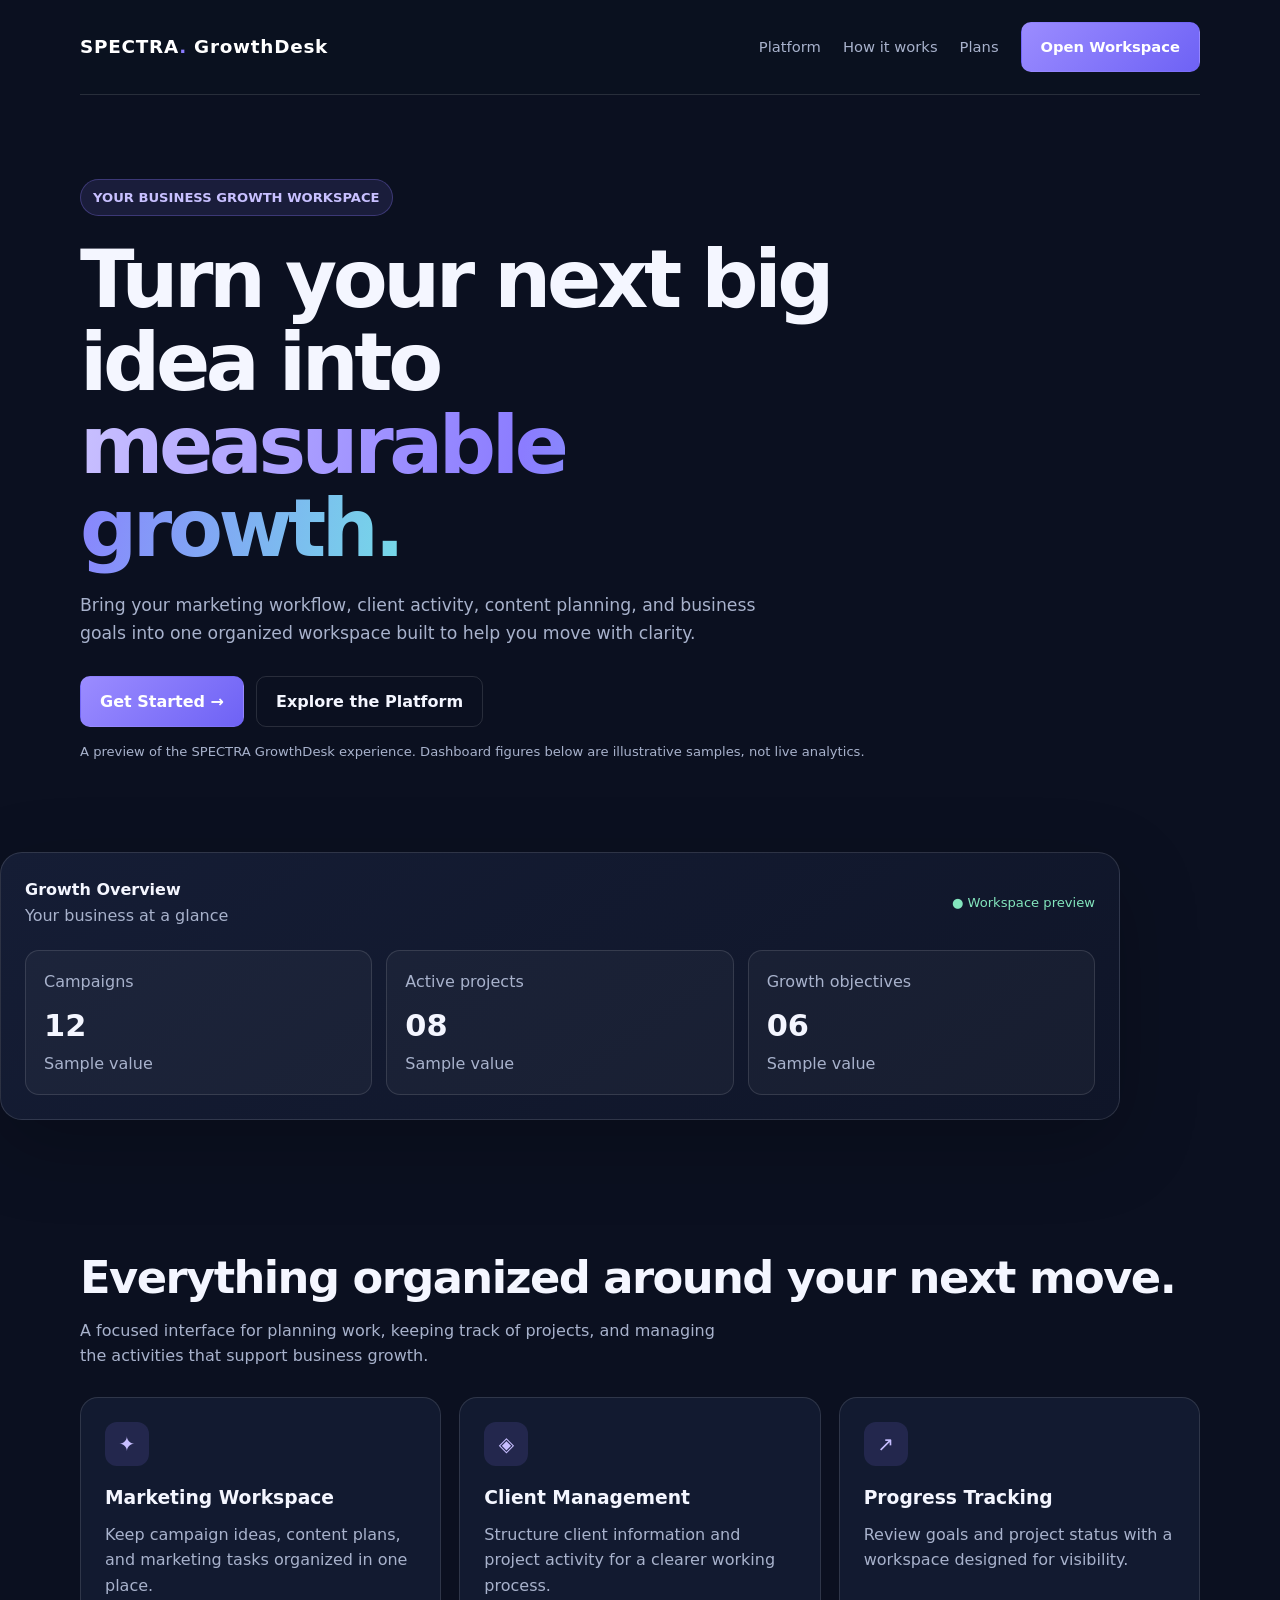
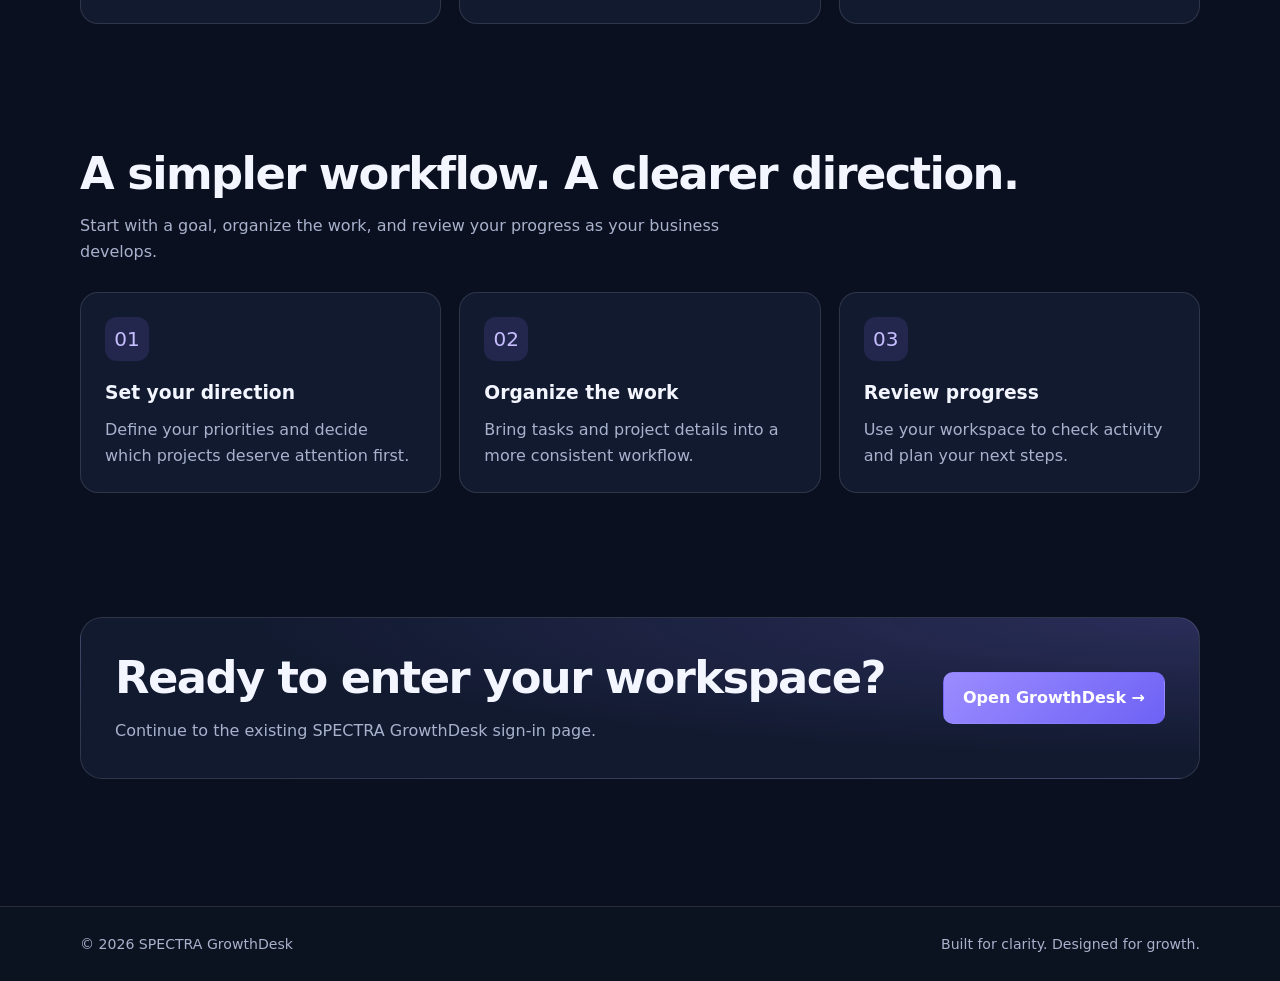
<file: index.html>
<!DOCTYPE html>
<html lang="en">
<head>
  <meta charset="UTF-8">
  <meta name="viewport" content="width=device-width, initial-scale=1.0">
  <meta name="theme-color" content="#0b1020">
  <meta name="description" content="SPECTRA GrowthDesk — a smarter workspace for business growth, marketing, and client management.">
  <title>SPECTRA GrowthDesk | Grow With Clarity</title>
  <link rel="stylesheet" href="styles.css">

  <style>
    :root {
      --sg-bg: #0b1020;
      --sg-panel: #121a30;
      --sg-text: #f4f6ff;
      --sg-muted: #a8b2cc;
      --sg-accent: #8b7cff;
      --sg-border: rgba(255,255,255,.12);
    }

    * { box-sizing: border-box; }
    html { scroll-behavior: smooth; }
    body {
      margin: 0;
      background: var(--sg-bg);
      color: var(--sg-text);
      font-family: Inter, system-ui, -apple-system, BlinkMacSystemFont, "Segoe UI", sans-serif;
      line-height: 1.6;
    }
    a { color: inherit; text-decoration: none; }
    .sg-wrap { width: min(1120px, 92%); margin: auto; }
    .sg-nav {
      display: flex; justify-content: space-between; align-items: center;
      gap: 18px; padding: 22px 0; border-bottom: 1px solid var(--sg-border);
    }
    .sg-brand { font-size: 1.15rem; font-weight: 850; letter-spacing: .04em; }
    .sg-brand span { color: var(--sg-accent); }
    .sg-links { display: flex; align-items: center; gap: 22px; color: var(--sg-muted); font-size: .92rem; }
    .sg-links a:hover, .sg-text-link:hover { color: white; }
    .sg-btn {
      display: inline-flex; align-items: center; justify-content: center;
      padding: 12px 19px; border-radius: 10px; font-weight: 750;
      border: 1px solid var(--sg-border); transition: transform .2s, opacity .2s;
    }
    .sg-btn:hover { transform: translateY(-2px); opacity: .92; }
    .sg-primary { background: linear-gradient(135deg, #9b8cff, #6e62f5); color: #fff; border-color: transparent; }
    .sg-hero { padding: 84px 0 62px; }
    .sg-eyebrow {
      display: inline-block; color: #c8c0ff; background: rgba(139,124,255,.12);
      border: 1px solid rgba(139,124,255,.3); padding: 7px 12px;
      border-radius: 999px; font-size: .82rem; font-weight: 700;
    }
    .sg-hero h1 {
      max-width: 800px; margin: 22px 0; font-size: clamp(2.5rem, 7vw, 5rem);
      line-height: 1.04; letter-spacing: -.055em;
    }
    .sg-gradient {
      background: linear-gradient(100deg, #c9c0ff, #8b7cff 55%, #75d9e8);
      -webkit-background-clip: text; background-clip: text; color: transparent;
    }
    .sg-lead { max-width: 680px; color: var(--sg-muted); font-size: 1.08rem; }
    .sg-actions { display: flex; flex-wrap: wrap; gap: 12px; margin-top: 28px; }
    .sg-note { color: var(--sg-muted); font-size: .82rem; margin-top: 14px; }
    .sg-preview {
      margin: 28px 0 70px; padding: 24px; border: 1px solid var(--sg-border);
      border-radius: 22px; background: linear-gradient(145deg, #151d35, #0f1528);
      box-shadow: 0 25px 80px rgba(0,0,0,.22);
    }
    .sg-preview-top { display: flex; justify-content: space-between; gap: 15px; align-items: center; margin-bottom: 22px; }
    .sg-muted { color: var(--sg-muted); }
    .sg-status { color: #83e5bd; font-size: .82rem; }
    .sg-stats { display: grid; grid-template-columns: repeat(3, 1fr); gap: 14px; }
    .sg-stat { background: rgba(255,255,255,.035); border: 1px solid var(--sg-border); padding: 18px; border-radius: 14px; }
    .sg-stat strong { display: block; font-size: clamp(1.2rem, 3vw, 1.9rem); margin-top: 7px; }
    .sg-section { padding: 62px 0; }
    .sg-section h2 { font-size: clamp(1.8rem, 4vw, 2.8rem); line-height: 1.15; letter-spacing: -.035em; margin: 0 0 14px; }
    .sg-section-intro { max-width: 650px; color: var(--sg-muted); margin-bottom: 28px; }
    .sg-grid { display: grid; grid-template-columns: repeat(3, 1fr); gap: 18px; }
    .sg-card { border: 1px solid var(--sg-border); border-radius: 18px; padding: 24px; background: var(--sg-panel); }
    .sg-icon {
      display: grid; place-items: center; width: 44px; height: 44px; border-radius: 12px;
      background: rgba(139,124,255,.14); color: #c7beff; font-size: 1.25rem; margin-bottom: 17px;
    }
    .sg-card h3 { margin: 0 0 9px; }
    .sg-card p { color: var(--sg-muted); margin: 0; }
    .sg-cta {
      padding: 34px; border-radius: 22px; border: 1px solid var(--sg-border);
      background: radial-gradient(ellipse at top right, rgba(139,124,255,.2), transparent 60%), var(--sg-panel);
      display: flex; align-items: center; justify-content: space-between; gap: 22px;
    }
    .sg-footer { margin-top: 65px; padding: 26px 0; border-top: 1px solid var(--sg-border); color: var(--sg-muted); font-size: .88rem; }
    .sg-footer-inner { display: flex; justify-content: space-between; flex-wrap: wrap; gap: 12px; }
    @media (max-width: 760px) {
      .sg-links a:not(.sg-btn) { display: none; }
      .sg-hero { padding-top: 58px; }
      .sg-stats, .sg-grid { grid-template-columns: 1fr; }
      .sg-preview { padding: 17px; }
      .sg-cta { align-items: flex-start; flex-direction: column; padding: 24px; }
    }
  </style>
</head>

<body>
  <header class="sg-wrap">
    <nav class="sg-nav" aria-label="Main navigation">
      <a class="sg-brand" href="index.html">SPECTRA<span>.</span> GrowthDesk</a>
      <div class="sg-links">
        <a href="#platform">Platform</a>
        <a href="#workflow">How it works</a>
        <a href="#pricing">Plans</a>
        <a class="sg-btn sg-primary" href="login.html">Open Workspace</a>
      </div>
    </nav>
  </header>

  <main>
    <section class="sg-wrap sg-hero">
      <span class="sg-eyebrow">YOUR BUSINESS GROWTH WORKSPACE</span>
      <h1>Turn your next big idea into <span class="sg-gradient">measurable growth.</span></h1>
      <p class="sg-lead">
        Bring your marketing workflow, client activity, content planning, and business goals
        into one organized workspace built to help you move with clarity.
      </p>
      <div class="sg-actions">
        <a class="sg-btn sg-primary" href="login.html">Get Started <span aria-hidden="true">&nbsp;→</span></a>
        <a class="sg-btn" href="#platform">Explore the Platform</a>
      </div>
      <p class="sg-note">A preview of the SPECTRA GrowthDesk experience. Dashboard figures below are illustrative samples, not live analytics.</p>
    </section>

    <section class="sg-wrap sg-preview" aria-label="Illustrative dashboard preview">
      <div class="sg-preview-top">
        <div>
          <strong>Growth Overview</strong>
          <div class="sg-muted">Your business at a glance</div>
        </div>
        <span class="sg-status">● Workspace preview</span>
      </div>
      <div class="sg-stats">
        <div class="sg-stat">
          <span class="sg-muted">Campaigns</span>
          <strong>12</strong>
          <span class="sg-muted">Sample value</span>
        </div>
        <div class="sg-stat">
          <span class="sg-muted">Active projects</span>
          <strong>08</strong>
          <span class="sg-muted">Sample value</span>
        </div>
        <div class="sg-stat">
          <span class="sg-muted">Growth objectives</span>
          <strong>06</strong>
          <span class="sg-muted">Sample value</span>
        </div>
      </div>
    </section>

    <section class="sg-wrap sg-section" id="platform">
      <h2>Everything organized around your next move.</h2>
      <p class="sg-section-intro">
        A focused interface for planning work, keeping track of projects, and managing
        the activities that support business growth.
      </p>
      <div class="sg-grid">
        <article class="sg-card">
          <div class="sg-icon" aria-hidden="true">✦</div>
          <h3>Marketing Workspace</h3>
          <p>Keep campaign ideas, content plans, and marketing tasks organized in one place.</p>
        </article>
        <article class="sg-card">
          <div class="sg-icon" aria-hidden="true">◈</div>
          <h3>Client Management</h3>
          <p>Structure client information and project activity for a clearer working process.</p>
        </article>
        <article class="sg-card">
          <div class="sg-icon" aria-hidden="true">↗</div>
          <h3>Progress Tracking</h3>
          <p>Review goals and project status with a workspace designed for visibility.</p>
        </article>
      </div>
    </section>

    <section class="sg-wrap sg-section" id="workflow">
      <h2>A simpler workflow. A clearer direction.</h2>
      <p class="sg-section-intro">
        Start with a goal, organize the work, and review your progress as your business develops.
      </p>
      <div class="sg-grid">
        <article class="sg-card">
          <div class="sg-icon" aria-hidden="true">01</div>
          <h3>Set your direction</h3>
          <p>Define your priorities and decide which projects deserve attention first.</p>
        </article>
        <article class="sg-card">
          <div class="sg-icon" aria-hidden="true">02</div>
          <h3>Organize the work</h3>
          <p>Bring tasks and project details into a more consistent workflow.</p>
        </article>
        <article class="sg-card">
          <div class="sg-icon" aria-hidden="true">03</div>
          <h3>Review progress</h3>
          <p>Use your workspace to check activity and plan your next steps.</p>
        </article>
      </div>
    </section>

    <section class="sg-wrap sg-section" id="pricing">
      <div class="sg-cta">
        <div>
          <h2>Ready to enter your workspace?</h2>
          <p class="sg-muted">Continue to the existing SPECTRA GrowthDesk sign-in page.</p>
        </div>
        <a class="sg-btn sg-primary" href="login.html">Open GrowthDesk →</a>
      </div>
    </section>
  </main>

  <footer class="sg-footer">
    <div class="sg-wrap sg-footer-inner">
      <span>© <span id="sg-year">2026</span> SPECTRA GrowthDesk</span>
      <span>Built for clarity. Designed for growth.</span>
    </div>
  </footer>

  <script>
    document.getElementById("sg-year").textContent = new Date().getFullYear();
  </script>
</body>
</html>
</file>
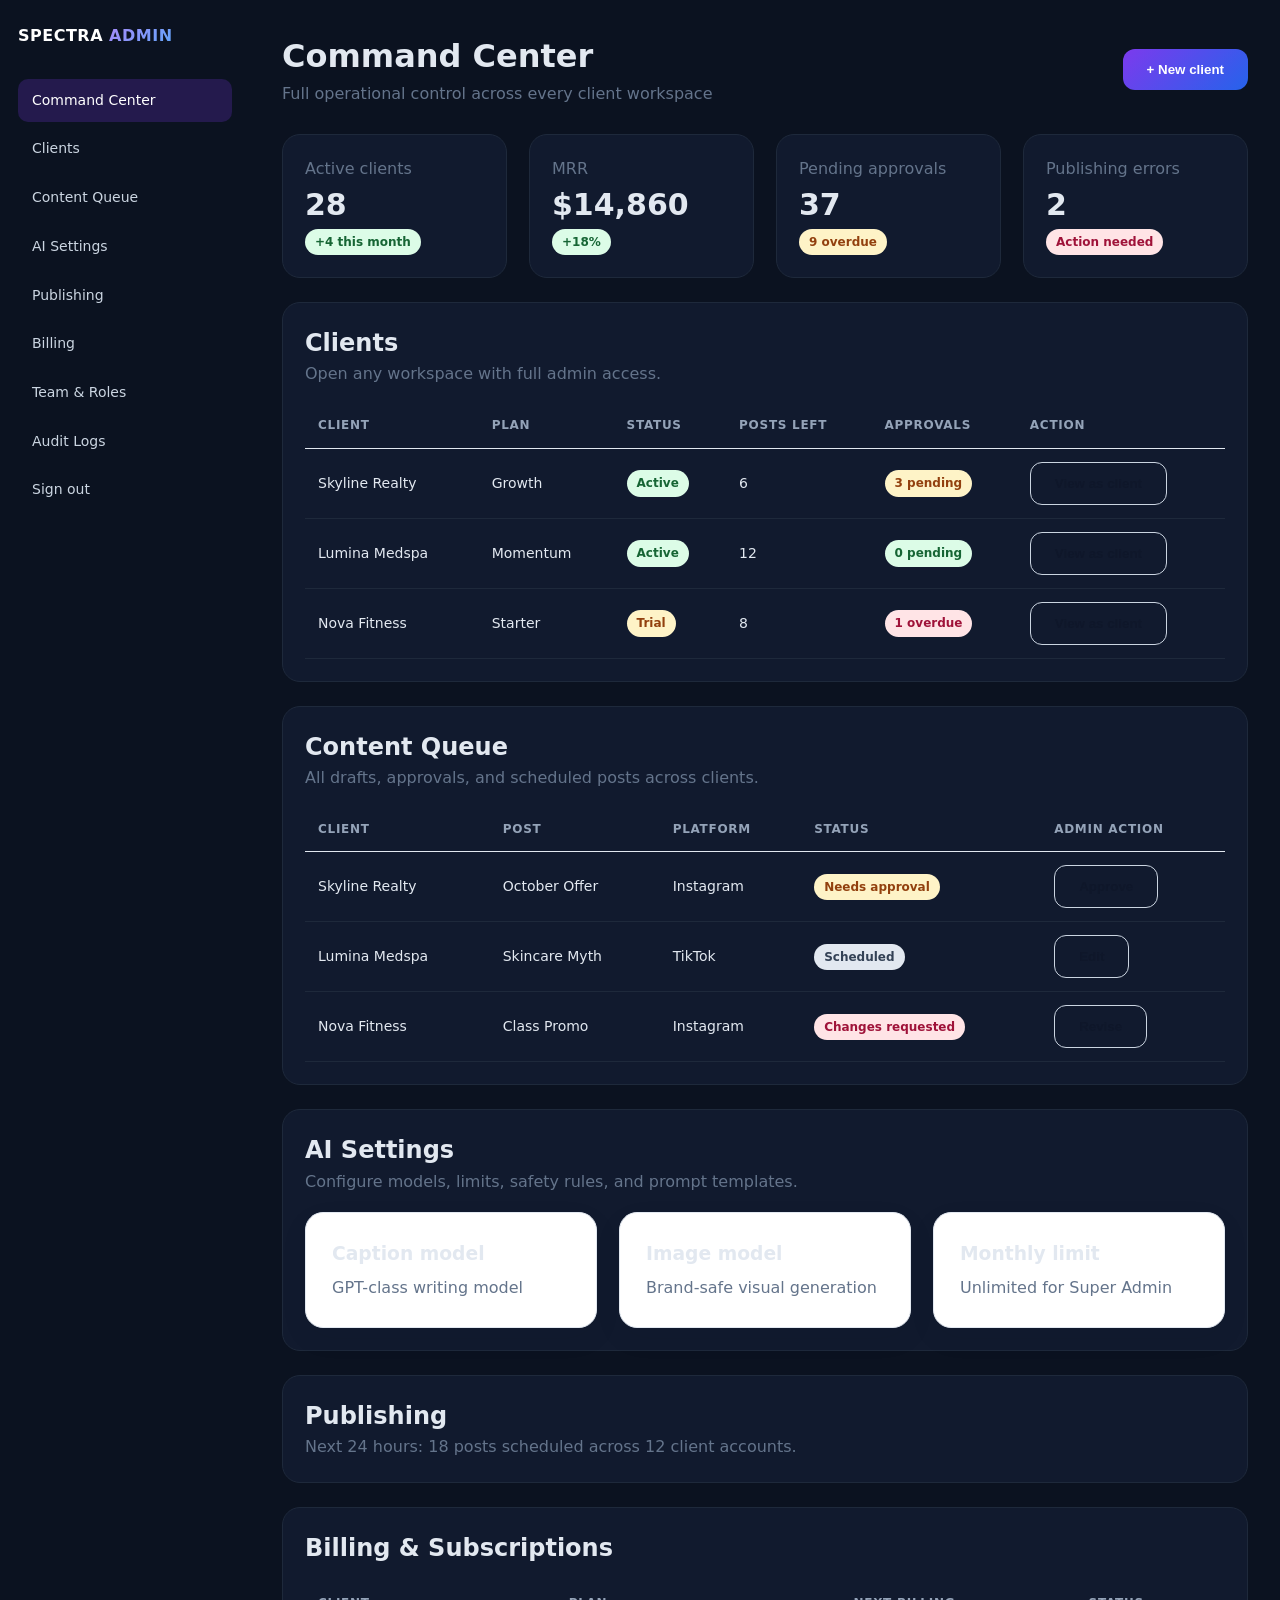
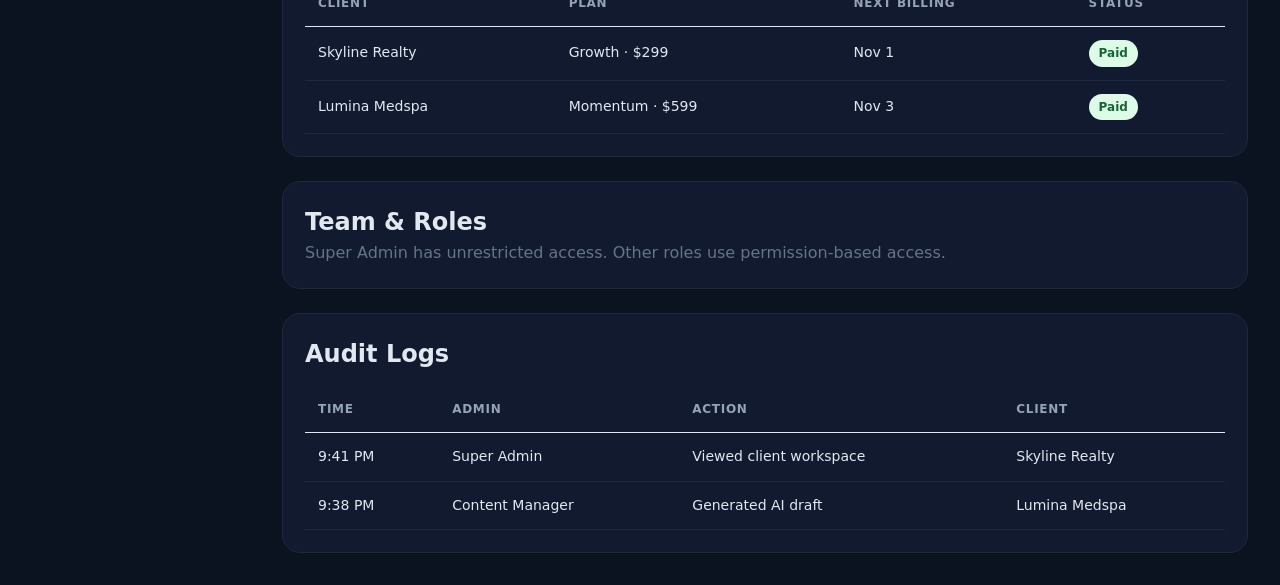
<file: admin.html>
<!doctype html>
<html lang="en">
<head>
  <meta charset="utf-8">
  <meta name="viewport" content="width=device-width,initial-scale=1">
  <title>Admin Control Center — Spectra GrowthDesk</title>
  <meta name="description" content="Spectra GrowthDesk Admin Control Center for client, content, publishing, billing, AI, and platform management.">
  <link rel="stylesheet" href="styles.css">
</head>
<body class="dark-admin">
  <div class="app">
    <aside class="sidebar">
      <a class="logo" href="index.html">SPECTRA <span>ADMIN</span></a>
      <a class="side-link active" href="#command">Command Center</a>
      <a class="side-link" href="#clients">Clients</a>
      <a class="side-link" href="#content">Content Queue</a>
      <a class="side-link" href="#ai">AI Settings</a>
      <a class="side-link" href="#publishing">Publishing</a>
      <a class="side-link" href="#billing">Billing</a>
      <a class="side-link" href="#team">Team & Roles</a>
      <a class="side-link" href="#logs">Audit Logs</a>
      <a class="side-link" href="login.html" onclick="logout()">Sign out</a>
    </aside>

    <main class="main">
      <div class="topbar">
        <div>
          <h1>Command Center</h1>
          <p class="muted">Full operational control across every client workspace</p>
        </div>
        <button class="btn btn-primary" onclick="createClient()">+ New client</button>
      </div>

      <section id="command" class="grid g4" style="margin-bottom:24px">
        <div class="panel"><p class="muted">Active clients</p><div class="stat">28</div><span class="badge green">+4 this month</span></div>
        <div class="panel"><p class="muted">MRR</p><div class="stat">$14,860</div><span class="badge green">+18%</span></div>
        <div class="panel"><p class="muted">Pending approvals</p><div class="stat">37</div><span class="badge amber">9 overdue</span></div>
        <div class="panel"><p class="muted">Publishing errors</p><div class="stat">2</div><span class="badge rose">Action needed</span></div>
      </section>

      <section id="clients" class="panel" style="margin-bottom:24px">
        <h2>Clients</h2>
        <p class="muted">Open any workspace with full admin access.</p>
        <table class="table" style="margin-top:16px">
          <tr><th>Client</th><th>Plan</th><th>Status</th><th>Posts left</th><th>Approvals</th><th>Action</th></tr>
          <tr><td>Skyline Realty</td><td>Growth</td><td><span class="badge green">Active</span></td><td>6</td><td><span class="badge amber">3 pending</span></td><td><button class="btn btn-ghost" onclick="viewAsClient()">View as client</button></td></tr>
          <tr><td>Lumina Medspa</td><td>Momentum</td><td><span class="badge green">Active</span></td><td>12</td><td><span class="badge green">0 pending</span></td><td><button class="btn btn-ghost" onclick="viewAsClient()">View as client</button></td></tr>
          <tr><td>Nova Fitness</td><td>Starter</td><td><span class="badge amber">Trial</span></td><td>8</td><td><span class="badge rose">1 overdue</span></td><td><button class="btn btn-ghost" onclick="viewAsClient()">View as client</button></td></tr>
        </table>
      </section>

      <section id="content" class="panel" style="margin-bottom:24px">
        <h2>Content Queue</h2>
        <p class="muted">All drafts, approvals, and scheduled posts across clients.</p>
        <table class="table" style="margin-top:16px">
          <tr><th>Client</th><th>Post</th><th>Platform</th><th>Status</th><th>Admin action</th></tr>
          <tr><td>Skyline Realty</td><td>October Offer</td><td>Instagram</td><td><span class="badge amber">Needs approval</span></td><td><button class="btn btn-ghost" onclick="adminApprove(this)">Approve</button></td></tr>
          <tr><td>Lumina Medspa</td><td>Skincare Myth</td><td>TikTok</td><td><span class="badge gray">Scheduled</span></td><td><button class="btn btn-ghost">Edit</button></td></tr>
          <tr><td>Nova Fitness</td><td>Class Promo</td><td>Instagram</td><td><span class="badge rose">Changes requested</span></td><td><button class="btn btn-ghost">Revise</button></td></tr>
        </table>
      </section>

      <section id="ai" class="panel" style="margin-bottom:24px">
        <h2>AI Settings</h2>
        <p class="muted">Configure models, limits, safety rules, and prompt templates.</p>
        <div class="grid g3" style="margin-top:18px">
          <div class="card"><h3>Caption model</h3><p class="muted">GPT-class writing model</p></div>
          <div class="card"><h3>Image model</h3><p class="muted">Brand-safe visual generation</p></div>
          <div class="card"><h3>Monthly limit</h3><p class="muted">Unlimited for Super Admin</p></div>
        </div>
      </section>

      <section id="publishing" class="panel" style="margin-bottom:24px">
        <h2>Publishing</h2>
        <p class="muted">Next 24 hours: 18 posts scheduled across 12 client accounts.</p>
      </section>

      <section id="billing" class="panel" style="margin-bottom:24px">
        <h2>Billing & Subscriptions</h2>
        <table class="table" style="margin-top:14px">
          <tr><th>Client</th><th>Plan</th><th>Next billing</th><th>Status</th></tr>
          <tr><td>Skyline Realty</td><td>Growth · $299</td><td>Nov 1</td><td><span class="badge green">Paid</span></td></tr>
          <tr><td>Lumina Medspa</td><td>Momentum · $599</td><td>Nov 3</td><td><span class="badge green">Paid</span></td></tr>
        </table>
      </section>

      <section id="team" class="panel" style="margin-bottom:24px">
        <h2>Team & Roles</h2>
        <p class="muted">Super Admin has unrestricted access. Other roles use permission-based access.</p>
      </section>

      <section id="logs" class="panel">
        <h2>Audit Logs</h2>
        <table class="table" style="margin-top:14px">
          <tr><th>Time</th><th>Admin</th><th>Action</th><th>Client</th></tr>
          <tr><td>9:41 PM</td><td>Super Admin</td><td>Viewed client workspace</td><td>Skyline Realty</td></tr>
          <tr><td>9:38 PM</td><td>Content Manager</td><td>Generated AI draft</td><td>Lumina Medspa</td></tr>
        </table>
      </section>
    </main>
  </div>
  <script src="app.js"></script>
</body>
</html>
</file>
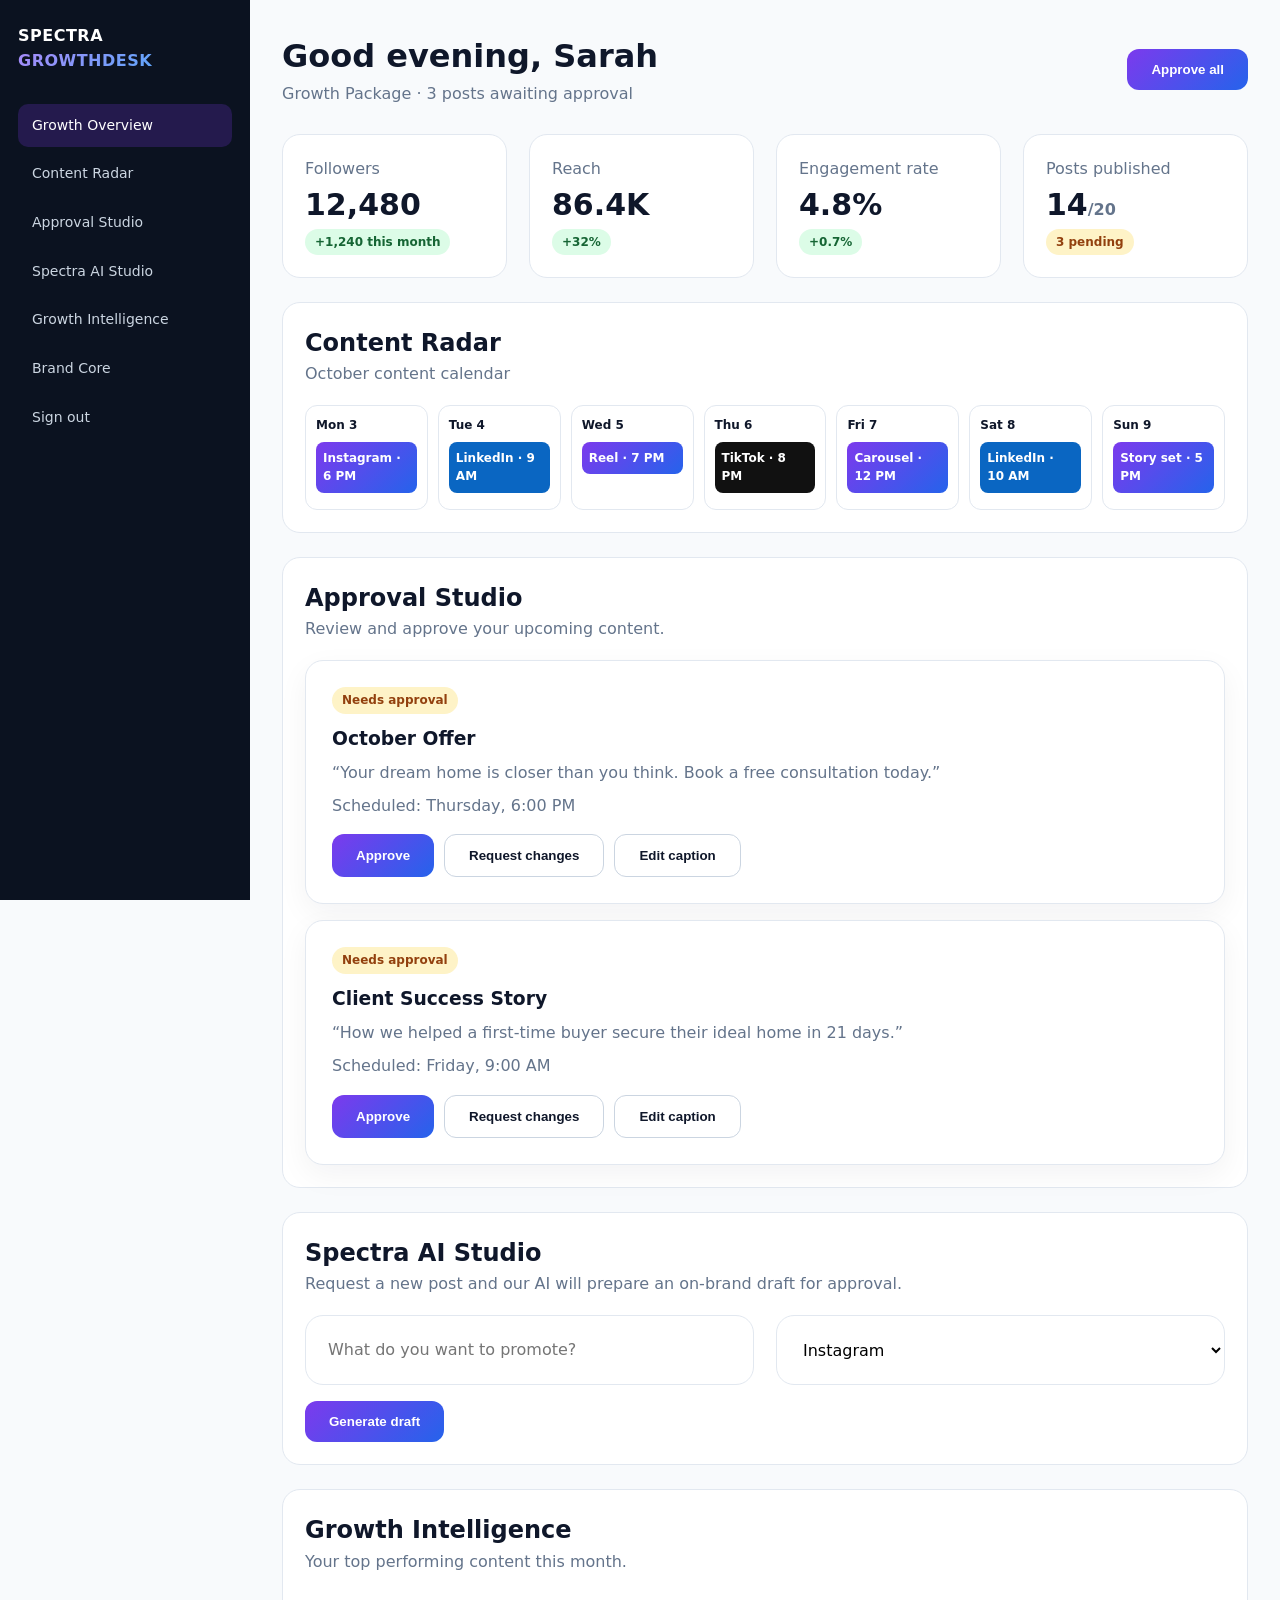
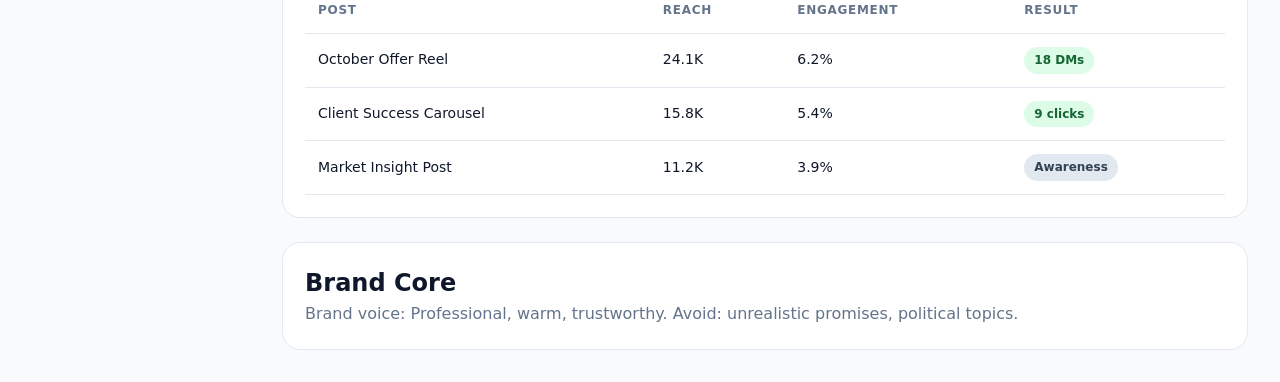
<file: client.html>
<!doctype html>
<html lang="en">
<head>
  <meta charset="utf-8">
  <meta name="viewport" content="width=device-width,initial-scale=1">
  <title>Client Portal — Spectra GrowthDesk</title>
  <meta name="description" content="Spectra GrowthDesk client portal for approvals, scheduling, analytics, and brand management.">
  <link rel="stylesheet" href="styles.css">
</head>
<body>
  <div class="app">
    <aside class="sidebar">
      <a class="logo" href="index.html">SPECTRA <span>GROWTHDESK</span></a>
      <a class="side-link active" href="#overview">Growth Overview</a>
      <a class="side-link" href="#calendar">Content Radar</a>
      <a class="side-link" href="#approvals">Approval Studio</a>
      <a class="side-link" href="#ai">Spectra AI Studio</a>
      <a class="side-link" href="#analytics">Growth Intelligence</a>
      <a class="side-link" href="#brand">Brand Core</a>
      <a class="side-link" href="login.html" onclick="logout()">Sign out</a>
    </aside>

    <main class="main">
      <div class="topbar">
        <div>
          <h1>Good evening, Sarah</h1>
          <p class="muted">Growth Package · 3 posts awaiting approval</p>
        </div>
        <button class="btn btn-primary" onclick="approveAll()">Approve all</button>
      </div>

      <section id="overview" class="grid g4" style="margin-bottom:24px">
        <div class="panel"><p class="muted">Followers</p><div class="stat">12,480</div><span class="badge green">+1,240 this month</span></div>
        <div class="panel"><p class="muted">Reach</p><div class="stat">86.4K</div><span class="badge green">+32%</span></div>
        <div class="panel"><p class="muted">Engagement rate</p><div class="stat">4.8%</div><span class="badge green">+0.7%</span></div>
        <div class="panel"><p class="muted">Posts published</p><div class="stat">14<span style="font-size:16px;color:#64748B">/20</span></div><span class="badge amber">3 pending</span></div>
      </section>

      <section id="calendar" class="panel" style="margin-bottom:24px">
        <h2>Content Radar</h2>
        <p class="muted" style="margin-bottom:18px">October content calendar</p>
        <div class="calendar">
          <div class="day"><strong>Mon 3</strong><div class="post p-ig">Instagram · 6 PM</div></div>
          <div class="day"><strong>Tue 4</strong><div class="post p-li">LinkedIn · 9 AM</div></div>
          <div class="day"><strong>Wed 5</strong><div class="post p-ig">Reel · 7 PM</div></div>
          <div class="day"><strong>Thu 6</strong><div class="post p-tt">TikTok · 8 PM</div></div>
          <div class="day"><strong>Fri 7</strong><div class="post p-ig">Carousel · 12 PM</div></div>
          <div class="day"><strong>Sat 8</strong><div class="post p-li">LinkedIn · 10 AM</div></div>
          <div class="day"><strong>Sun 9</strong><div class="post p-ig">Story set · 5 PM</div></div>
        </div>
      </section>

      <section id="approvals" class="panel">
        <h2>Approval Studio</h2>
        <p class="muted">Review and approve your upcoming content.</p>

        <div class="card" style="margin-top:18px">
          <span class="badge amber">Needs approval</span>
          <h3 style="margin-top:10px">October Offer</h3>
          <p class="muted">“Your dream home is closer than you think. Book a free consultation today.”</p>
          <p class="muted" style="margin-top:8px">Scheduled: Thursday, 6:00 PM</p>
          <div class="approve">
            <button class="btn btn-primary" onclick="approve(this)">Approve</button>
            <button class="btn btn-ghost">Request changes</button>
            <button class="btn btn-ghost">Edit caption</button>
          </div>
        </div>

        <div class="card" style="margin-top:16px">
          <span class="badge amber">Needs approval</span>
          <h3 style="margin-top:10px">Client Success Story</h3>
          <p class="muted">“How we helped a first-time buyer secure their ideal home in 21 days.”</p>
          <p class="muted" style="margin-top:8px">Scheduled: Friday, 9:00 AM</p>
          <div class="approve">
            <button class="btn btn-primary" onclick="approve(this)">Approve</button>
            <button class="btn btn-ghost">Request changes</button>
            <button class="btn btn-ghost">Edit caption</button>
          </div>
        </div>
      </section>

      <section id="ai" class="panel" style="margin-top:24px">
        <h2>Spectra AI Studio</h2>
        <p class="muted">Request a new post and our AI will prepare an on-brand draft for approval.</p>
        <div class="grid g2" style="margin-top:18px">
          <input class="panel" id="topic" placeholder="What do you want to promote?">
          <select class="panel">
            <option>Instagram</option>
            <option>LinkedIn</option>
            <option>TikTok</option>
          </select>
        </div>
        <button class="btn btn-primary" style="margin-top:16px" onclick="generate()">Generate draft</button>
        <div id="ai-result" class="card" style="margin-top:16px;display:none"></div>
      </section>

      <section id="analytics" class="panel" style="margin-top:24px">
        <h2>Growth Intelligence</h2>
        <p class="muted">Your top performing content this month.</p>
        <table class="table" style="margin-top:14px">
          <tr><th>Post</th><th>Reach</th><th>Engagement</th><th>Result</th></tr>
          <tr><td>October Offer Reel</td><td>24.1K</td><td>6.2%</td><td><span class="badge green">18 DMs</span></td></tr>
          <tr><td>Client Success Carousel</td><td>15.8K</td><td>5.4%</td><td><span class="badge green">9 clicks</span></td></tr>
          <tr><td>Market Insight Post</td><td>11.2K</td><td>3.9%</td><td><span class="badge gray">Awareness</span></td></tr>
        </table>
      </section>

      <section id="brand" class="panel" style="margin-top:24px">
        <h2>Brand Core</h2>
        <p class="muted">Brand voice: Professional, warm, trustworthy. Avoid: unrealistic promises, political topics.</p>
      </section>
    </main>
  </div>
  <script src="app.js"></script>
</body>
</html>
</file>
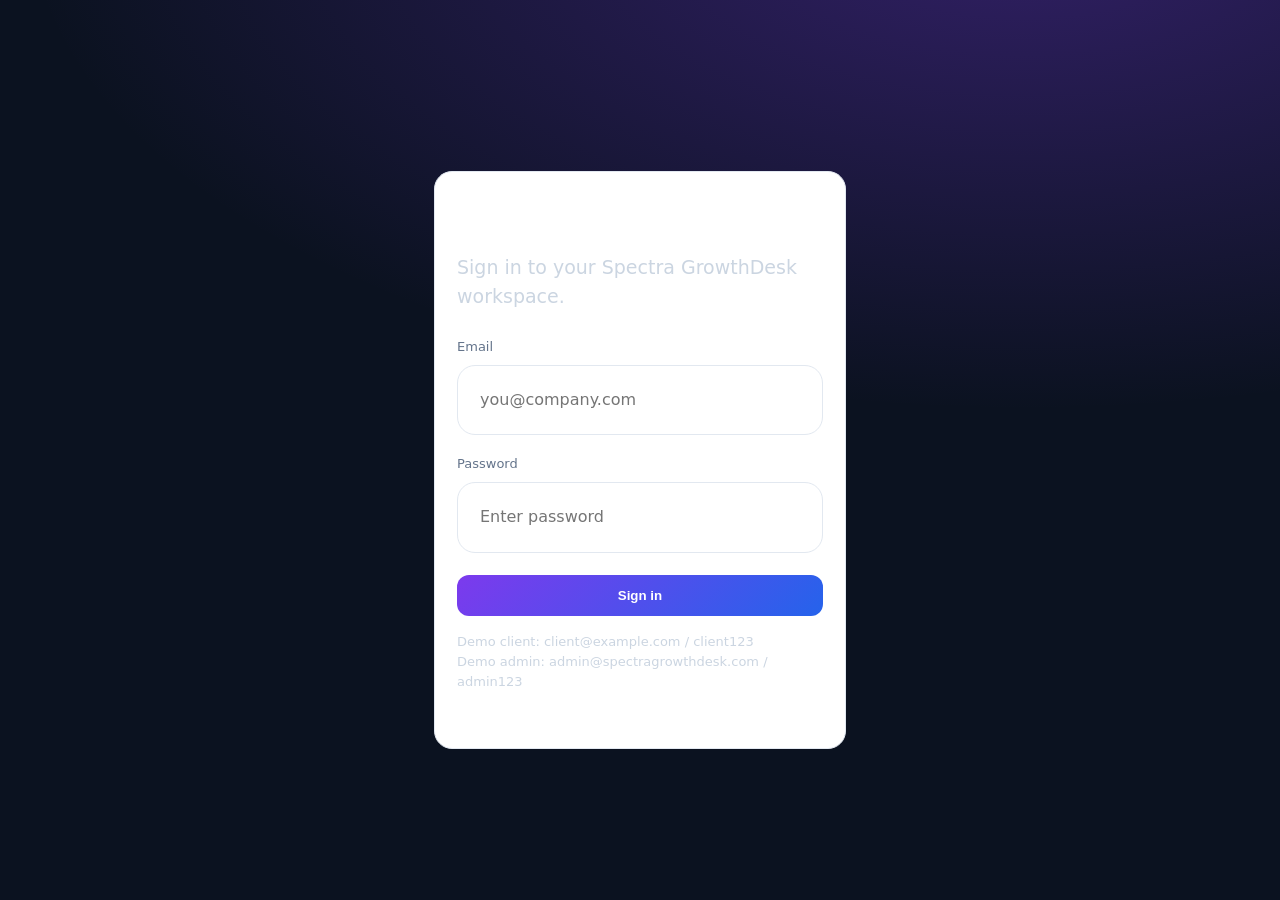
<file: login.html>
<!doctype html>
<html lang="en">
<head>
  <meta charset="utf-8">
  <meta name="viewport" content="width=device-width,initial-scale=1">
  <title>Sign in — Spectra GrowthDesk</title>
  <meta name="description" content="Sign in to the Spectra GrowthDesk client portal or admin control center.">
  <link rel="stylesheet" href="styles.css">
</head>
<body>
  <section class="hero" style="min-height:100vh;display:flex;align-items:center">
    <div class="container" style="max-width:460px">
      <div class="panel">
        <h2 style="margin-bottom:8px">Welcome back</h2>
        <p class="muted" style="margin-bottom:22px">Sign in to your Spectra GrowthDesk workspace.</p>
        <form onsubmit="return login(event)">
          <label class="muted" style="font-size:13px">Email</label>
          <input class="panel" id="email" type="email" required style="width:100%;margin:6px 0 16px" placeholder="you@company.com">
          <label class="muted" style="font-size:13px">Password</label>
          <input class="panel" id="password" type="password" required style="width:100%;margin:6px 0 22px" placeholder="Enter password">
          <button class="btn btn-primary" style="width:100%">Sign in</button>
        </form>
        <p class="muted" style="margin-top:16px;font-size:13px">
          Demo client: client@example.com / client123<br>
          Demo admin: admin@spectragrowthdesk.com / admin123
        </p>
      </div>
    </div>
  </section>
  <script src="app.js"></script>
</body>
</html>
</file>
<file: styles.css>
:root {
  --navy: #0B1220;
  --ink: #0F172A;
  --slate: #64748B;
  --violet: #7C3AED;
  --blue: #2563EB;
  --bg: #F8FAFC;
  --card: #fff;
  --green: #10B981;
  --amber: #F59E0B;
  --rose: #F43F5E;
}

* { box-sizing: border-box; margin: 0; padding: 0; }

body {
  font-family: Inter, system-ui, sans-serif;
  background: var(--bg);
  color: var(--ink);
  line-height: 1.55;
}

a { text-decoration: none; color: inherit; }

.container { max-width: 1180px; margin: auto; padding: 0 24px; }

.btn {
  display: inline-block;
  padding: 13px 24px;
  border-radius: 12px;
  font-weight: 600;
  border: 0;
  cursor: pointer;
}

.btn-primary {
  background: linear-gradient(135deg, var(--violet), var(--blue));
  color: #fff;
}

.btn-ghost {
  background: transparent;
  border: 1px solid #cbd5e1;
  color: var(--ink);
}

.badge {
  display: inline-block;
  padding: 4px 10px;
  border-radius: 999px;
  font-size: 12px;
  font-weight: 600;
}

.badge.green { background: #dcfce7; color: #166534; }
.badge.amber { background: #fef3c7; color: #92400e; }
.badge.rose { background: #ffe4e6; color: #9f1239; }
.badge.gray { background: #e2e8f0; color: #334155; }

header {
  position: sticky;
  top: 0;
  background: rgba(11, 18, 32, .92);
  backdrop-filter: blur(10px);
  color: #fff;
  z-index: 50;
}

.nav {
  display: flex;
  align-items: center;
  justify-content: space-between;
  height: 72px;
}

.logo { font-weight: 800; letter-spacing: .5px; }

.logo span {
  background: linear-gradient(135deg, #a78bfa, #60a5fa);
  -webkit-background-clip: text;
  background-clip: text;
  color: transparent;
}

.nav-links {
  display: flex;
  gap: 28px;
  font-size: 14px;
  color: #cbd5e1;
}

.hero {
  background:
    radial-gradient(1000px 500px at 80% -10%, rgba(124, 58, 237, .35), transparent),
    var(--navy);
  color: #fff;
  padding: 110px 0 90px;
}

.hero h1 {
  font-size: clamp(38px, 6vw, 68px);
  line-height: 1.05;
  max-width: 820px;
}

.hero p {
  color: #cbd5e1;
  font-size: 19px;
  max-width: 640px;
  margin: 22px 0 34px;
}

.gradient {
  background: linear-gradient(135deg, #a78bfa, #60a5fa);
  -webkit-background-clip: text;
  background-clip: text;
  color: transparent;
}

.section { padding: 90px 0; }

.section h2 {
  font-size: clamp(28px, 4vw, 42px);
  max-width: 700px;
}

.muted { color: var(--slate); }

.grid { display: grid; gap: 22px; }
.g2 { grid-template-columns: repeat(2, 1fr); }
.g3 { grid-template-columns: repeat(3, 1fr); }
.g4 { grid-template-columns: repeat(4, 1fr); }

.card {
  background: var(--card);
  border: 1px solid #e2e8f0;
  border-radius: 18px;
  padding: 26px;
  box-shadow: 0 10px 30px rgba(15, 23, 42, .05);
}

.card h3 { margin-bottom: 8px; }

.stat { font-size: 30px; font-weight: 800; }

.app {
  display: grid;
  grid-template-columns: 250px 1fr;
  min-height: 100vh;
}

.sidebar {
  background: var(--navy);
  color: #cbd5e1;
  padding: 24px 18px;
  position: sticky;
  top: 0;
  height: 100vh;
}

.sidebar .logo {
  color: #fff;
  margin-bottom: 30px;
  display: block;
}

.side-link {
  display: block;
  padding: 11px 14px;
  border-radius: 10px;
  font-size: 14px;
  margin-bottom: 5px;
}

.side-link.active,
.side-link:hover {
  background: rgba(124, 58, 237, .22);
  color: #fff;
}

.main { padding: 32px; }

.topbar {
  display: flex;
  justify-content: space-between;
  align-items: center;
  margin-bottom: 28px;
}

.panel {
  background: #fff;
  border: 1px solid #e2e8f0;
  border-radius: 18px;
  padding: 22px;
}

input.panel,
select.panel { font: inherit; }

.table {
  width: 100%;
  border-collapse: collapse;
  font-size: 14px;
}

.table th,
.table td {
  text-align: left;
  padding: 13px;
  border-bottom: 1px solid #e2e8f0;
}

.table th {
  color: var(--slate);
  font-size: 12px;
  text-transform: uppercase;
  letter-spacing: .06em;
}

.calendar {
  display: grid;
  grid-template-columns: repeat(7, 1fr);
  gap: 10px;
}

.day {
  background: #fff;
  border: 1px solid #e2e8f0;
  border-radius: 12px;
  min-height: 105px;
  padding: 10px;
  font-size: 12px;
}

.post {
  border-radius: 8px;
  padding: 7px;
  margin-top: 7px;
  color: #fff;
  font-weight: 600;
}

.p-ig { background: linear-gradient(135deg, #7C3AED, #2563EB); }
.p-li { background: #0A66C2; }
.p-tt { background: #111; }

.approve {
  display: flex;
  gap: 10px;
  margin-top: 16px;
  flex-wrap: wrap;
}

.dark-admin {
  background: #0B1220;
  color: #e2e8f0;
}

.dark-admin .panel {
  background: #111a2e;
  border-color: #1e293b;
}

.dark-admin .table th { color: #94a3b8; }
.dark-admin .table td { border-color: #1e293b; }

footer {
  background: var(--navy);
  color: #94a3b8;
  padding: 50px 0;
}

@media (max-width: 900px) {
  .g2, .g3, .g4 { grid-template-columns: 1fr; }
  .app { grid-template-columns: 1fr; }
  .sidebar { position: relative; height: auto; }
  .calendar { grid-template-columns: 1fr; }
  .nav-links { display: none; }
}
</file>
